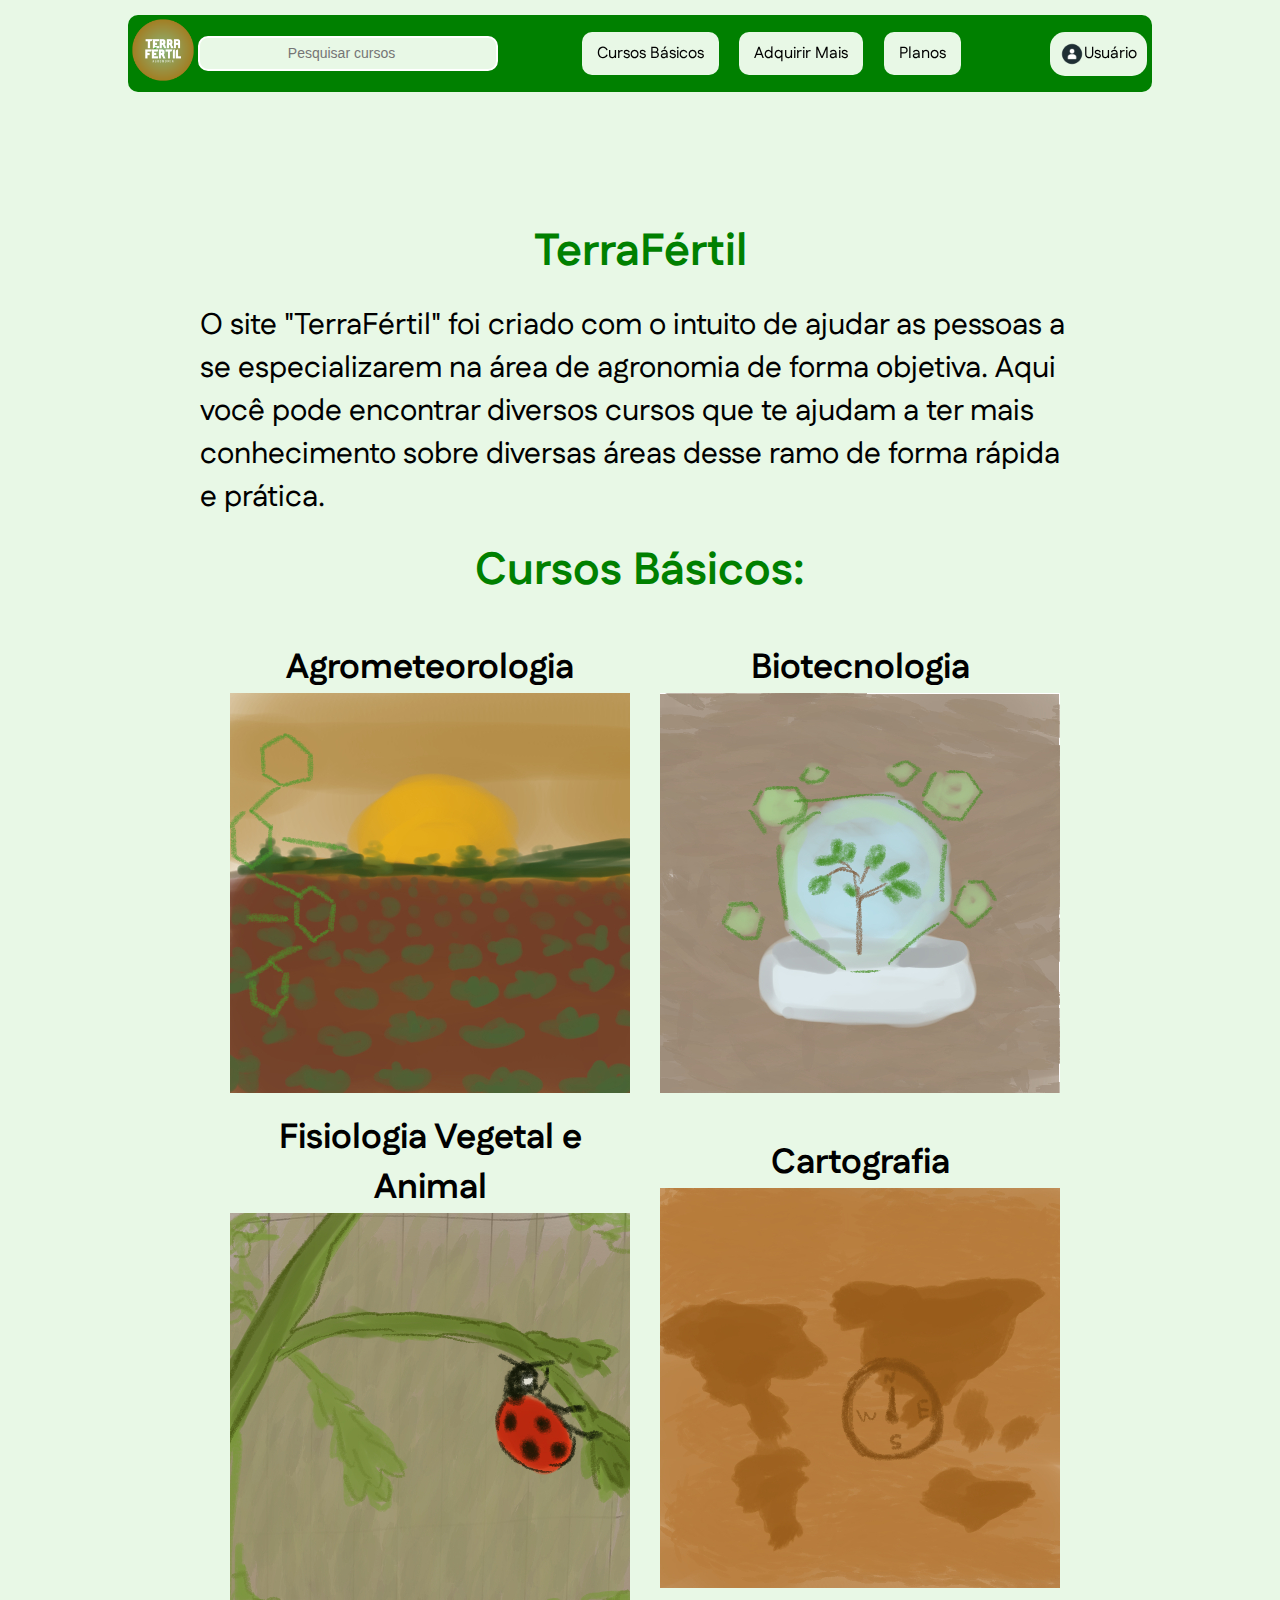
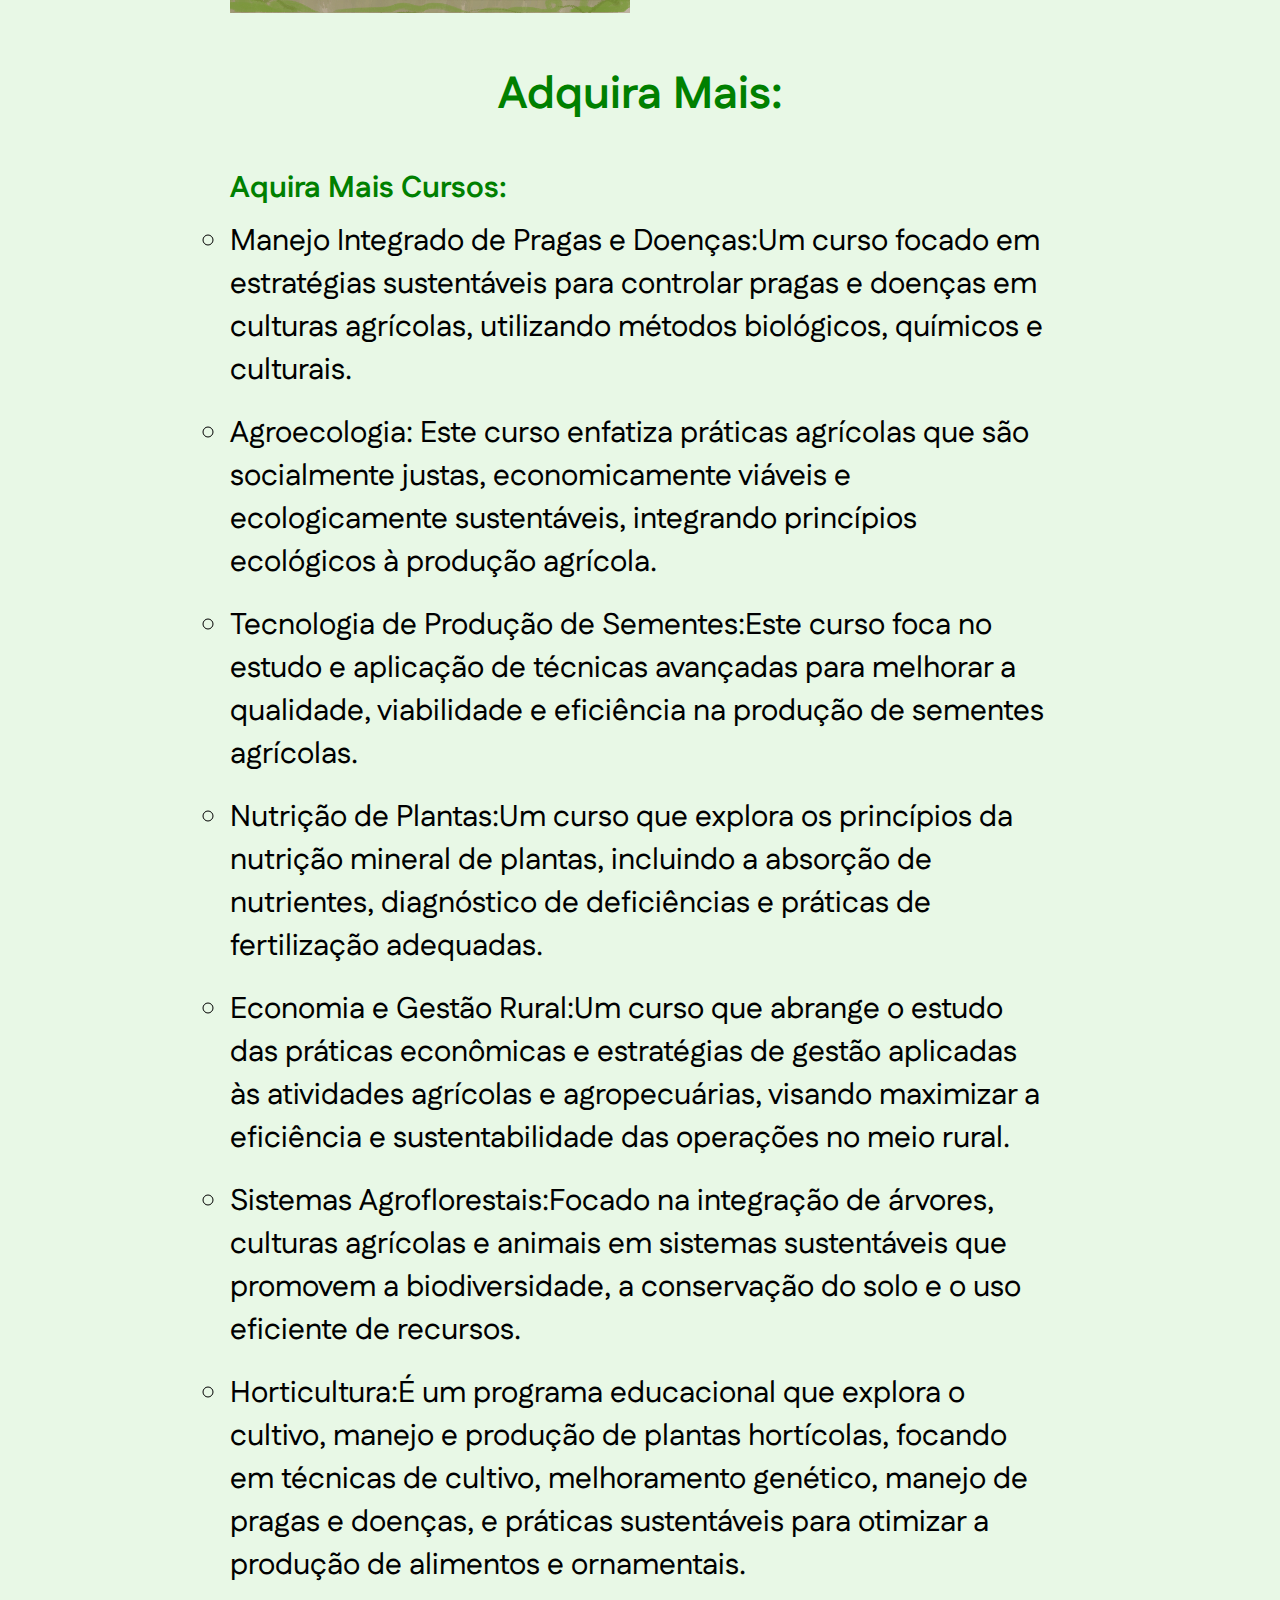
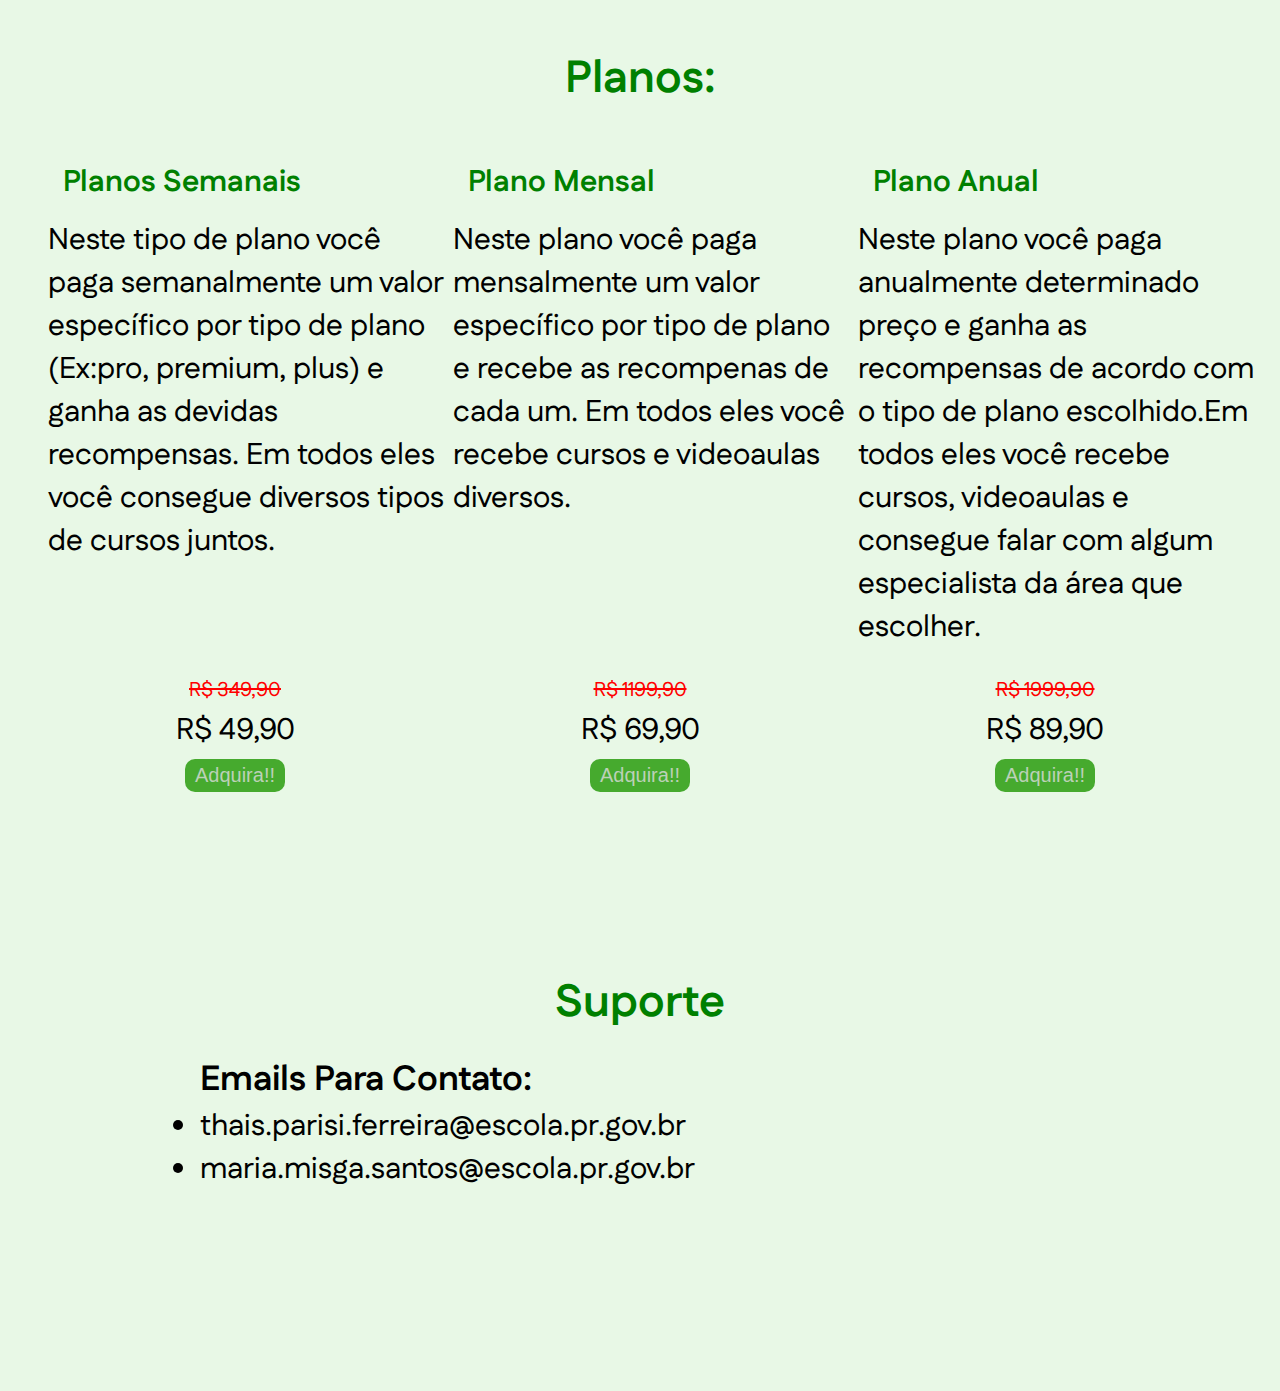
<file: index.html>
<!DOCTYPE html>
<html lang="pt-BR">

<head>
    <meta charset="UTF-8">
    <meta name="viewport" content="width=device-width, initial-scale=1.0">
    <title>TerraFertil</title>
    <link rel="icon" href="assets/img/logo terrafertil.png">
    <link rel="stylesheet" href="assets/css/style.css">
</head>

<body>
    <header class="cabecalho">
        <div class="primeiro-cabecalho">
            <div class="cabecalho-logo">
                <a href="#"><img src="assets/img/logo terrafertil.png" alt="" class="cabecalho-logo-img"></a>
            </div>
            <div class="input">
                <input class="input-pesquisa" type="search" placeholder="Pesquisar cursos" name="" id="">
            </div>
        </div>
        <div class="cabecalho-menu">
            <ul class="cabecalho-menu-lista">
                <li class="menu-lista-item"><a class="link-menu-lista" href="#cursos-basicos">Cursos Básicos</a></li>
                <li class="menu-lista-item"><a class="link-menu-lista" href="#adquirir-mais">Adquirir Mais</a></li>
                <li class="menu-lista-item"><a class="link-menu-lista" href="#planos">Planos</a></li>
            </ul>
        </div>
        <div class="cabecalho-conta">
            <div class="usuario">
                <img src="assets/img/avatar-do-usuario.png" alt="" class="usu-img">
                <span class="cabecalho-conta-usuario">Usuário </span>
            </div>

            <ul class="cabecalho-menu-usuario">
                <li class="usu-menu-lista-item"><a class="link-menu-lateral" href="assets/pages/mconta.html">Minha Conta</a></li>
                <li class="usu-menu-lista-item"><a class="link-menu-lateral" href="assets/pages/mcursos.html">Meus
                        Cursos</a></li>
                <li class="usu-menu-lista-item"><a class="link-menu-lateral" href="#suporte">Suporte</a></li>
                <li class="usu-menu-lista-item"><span class="tema-escuro">Tema Escuro</span></li>
                <li class="usu-menu-lista-item"><a class="link-menu-lateral" href="#">Sair</a></li>
            </ul>

        </div>
    </header>
    <section class="main">
        <div class="conteudo-começo">
            <h2>TerraFértil</h2>
            <p class="texto-comeco">O site "TerraFértil" foi criado com o intuito de ajudar as pessoas a se
                especializarem na área de agronomia de forma objetiva. Aqui você pode encontrar diversos cursos que te
                ajudam a ter mais conhecimento sobre diversas áreas desse ramo de forma rápida e prática.</p>
        </div>

        <h2 class="cursos-basicos-titulo">Cursos Básicos:</h2>
        <div id="cursos-basicos" class="conteudo-cursos-basicos">
            <div class="cursos-basicos">
                <h3 class="curso-basico-nome">Agrometeorologia</h3>
                <img src="assets/img/agrome.jpg" alt="" class="curso-basico-img">
                <p class="agrome-conteudo texto-conteudo">O curso de Agrometeorologia mostra a interação entre
                    meteorologia e agricultura, ensinando os principais temas da meteorologia como a interação dos
                    fenômenos meteorológicos e seus impactos na cadeia produtiva do sistema agropecuário da agricultura
                    e do impacto do clima nas culturas, mostrando como escolher o melhor dia para iniciar o plantio da
                    safra, manejo e irrigação do solo, e também definir o calendário de atividades das lavouras.</p>
            </div>

            <div class="cursos-basicos">
                <h3 class="curso-basico-nome">Biotecnologia</h3>
                <img src="assets/img/biotecnologia.jpg" alt="" class="curso-basico-img">
                <p class="biotec-conteudo texto-conteudo">O curso de biotecnologia é um campo de estudo fundamental para
                    criar produtos ou solucionar problemas em diversos setores, como agricultura, saúde, indústria
                    alimentícia e ambiental. Oferece uma formação completa das aplicação de técnicas como engenharia
                    genética, genômica, biologia molecular, cultivo celular e bioinformática. Questões éticas e
                    regulamentações também são discutidas, preparando para atuar em pesquisa científica, desenvolvimento
                    de produtos e diversas aplicações industriais e médicas.</p>
            </div>

            <div class="cursos-basicos">
                <h3 class="curso-basico-nome">Fisiologia Vegetal e Animal</h3>
                <img src="assets/img/fisiologiVA.jpg" alt="" class="curso-basico-img">
                <p class="fisiologVA-conteudo texto-conteudo">No curso de fisiologia vegetal e animal entendemos o
                    funcionamento dos vegetais como a fotossíntese, respiração, transporte de nutrientes e água, e
                    crescimento em plantas, além de explorar a função dos hormônios e respostas ao estresse. Em animais,
                    o foco está nos sistemas de órgãos, homeostase, metabolismo energético, neurofisiologia e respostas
                    ao estresse.</p>
            </div>

            <div class="cursos-basicos">
                <h3 class="curso-basico-nome">Cartografia</h3>
                <img src="assets/img/cartograf.jpg" alt="" class="curso-basico-img">
                <p class="cartografia-conteudo texto-conteudo">No curso de cartografia, a função principal da
                    cartografia é a de representar graficamente a superfície terrestre e de espacializar os diferentes
                    fenômenos e aspectos que são característicos, a aplicação da cartografia no planejamento rural
                    baseia em princípios fundamentais, como a representação precisa e detalhada do espaço geográfico, a
                    utilização de simbologia adequada para a representação de elementos rurais, aprendem a criar e
                    interpretar mapas, cobrindo conceitos fundamentais, projeções cartográficas, sistemas de coordenadas
                    e simbologia.</p>
            </div>
        </div>

        <div id="adquirir-mais" class="conteudo-adquirir-mais">
            <h2 class="adquira-mais-titulo">Adquira Mais:</h2>
            <ul class="adquira-mais-lista">
                <h4>Aquira Mais Cursos:</h4>
                <li class="aquiraMais-lista-item"><a class="link-adquiraMais" href="#">Manejo Integrado de Pragas e
                        Doenças:</a>Um curso focado em estratégias sustentáveis para controlar pragas e doenças em
                    culturas agrícolas, utilizando métodos biológicos, químicos e culturais.</li>
                <li class="aquiraMais-lista-item"><a class="link-adquiraMais" href="#">Agroecologia:</a> Este curso
                    enfatiza práticas agrícolas que são socialmente justas, economicamente viáveis e ecologicamente
                    sustentáveis, integrando princípios ecológicos à produção agrícola.</li>
                <li class="aquiraMais-lista-item"><a class="link-adquiraMais" href="#">Tecnologia de Produção de
                        Sementes:</a>Este curso foca no estudo e aplicação de técnicas avançadas para melhorar a
                    qualidade, viabilidade e eficiência na produção de sementes agrícolas.</li>
                <li class="aquiraMais-lista-item"><a class="link-adquiraMais" href="#">Nutrição de Plantas:</a>Um curso
                    que explora os princípios da nutrição mineral de plantas, incluindo a absorção de nutrientes,
                    diagnóstico de deficiências e práticas de fertilização adequadas.</li>
                <li class="aquiraMais-lista-item"><a class="link-adquiraMais" href="#">Economia e Gestão Rural:</a>Um
                    curso que abrange o estudo das práticas econômicas e estratégias de gestão aplicadas às atividades
                    agrícolas e agropecuárias, visando maximizar a eficiência e sustentabilidade das operações no meio
                    rural.</li>
                <li class="aquiraMais-lista-item"><a class="link-adquiraMais" href="#">Sistemas
                        Agroflorestais:</a>Focado na integração de árvores, culturas agrícolas e animais em sistemas
                    sustentáveis que promovem a biodiversidade, a conservação do solo e o uso eficiente de recursos.
                </li>
                <li class="aquiraMais-lista-item"><a class="link-adquiraMais" href="#">Horticultura:</a>É um programa
                    educacional que explora o cultivo, manejo e produção de plantas hortícolas, focando em técnicas de
                    cultivo, melhoramento genético, manejo de pragas e doenças, e práticas sustentáveis para otimizar a
                    produção de alimentos e ornamentais.</li>

            </ul>
        </div>

        <h2 class="planos-titulo">Planos:</h2>
        <div id="planos" class="conteudo-planos">

            <div class="plano-semanal plano-tipo">
                <h4 class="titulo-plano planos-lista-item">Planos Semanais</h4>
                <p class="conteudo-plano-semanal">Neste tipo de plano você paga semanalmente um valor específico por
                    tipo de plano (Ex:pro, premium, plus) e ganha as devidas recompensas. Em todos eles você consegue
                    diversos tipos de cursos juntos.</p>
            </div>
            <div class="plano-mensal plano-tipo">
                <h4 class="titulo-plano planos-lista-item">Plano Mensal</h4>
                <p class="conteudo-plano-mensal">Neste plano você paga mensalmente um valor específico por tipo de plano
                    e recebe as recompenas de cada um. Em todos eles você recebe cursos e videoaulas diversos.</p>
            </div>
            <div class="plano-anual plano-tipo">
                <h4 class="titulo-plano planos-lista-item">Plano Anual</h4>
                <p class="conteudo-plano-anual">Neste plano você paga anualmente determinado preço e ganha as
                    recompensas de acordo com o tipo de plano escolhido.Em todos eles você recebe cursos, videoaulas e
                    consegue falar com algum especialista da área que escolher.</p>
            </div>
            
            <div class="adquirir">
                <div class="valor">
                    <span class="preco-antigo">R$ 349,90</span>
                    <p>R$ 49,90</p>
                </div>
                <div class="botao-adquirir">
                    <button>Adquira!!</button>
                </div>
            </div>
            <div class="adquirir">
                <div class="valor">
                    <span class="preco-antigo">R$ 1199,90</span>
                    <P>R$ 69,90</P>
                </div>
                <div class="botao-adquirir">
                    <button>Adquira!!</button>
                </div>
            </div>
            <div class="adquirir">
                <div class="valor">
                    <span class="preco-antigo">R$ 1999,90</span>
                    <P>R$ 89,90</P>
                </div>
                <div class="botao-adquirir">
                    <button>Adquira!!</button>
                </div>
            </div>
        </div>
<div id = "suporte" class="suporte">
    <h2>Suporte</h2>
    <h3>Emails Para Contato:</h3>
    <ul>
        <li>thais.parisi.ferreira@escola.pr.gov.br</li>
        <li>maria.misga.santos@escola.pr.gov.br</li>
    </ul>
</div>
    </section>

    <script src="assets/js/main.js"></script>
</body>

</html>
</file>
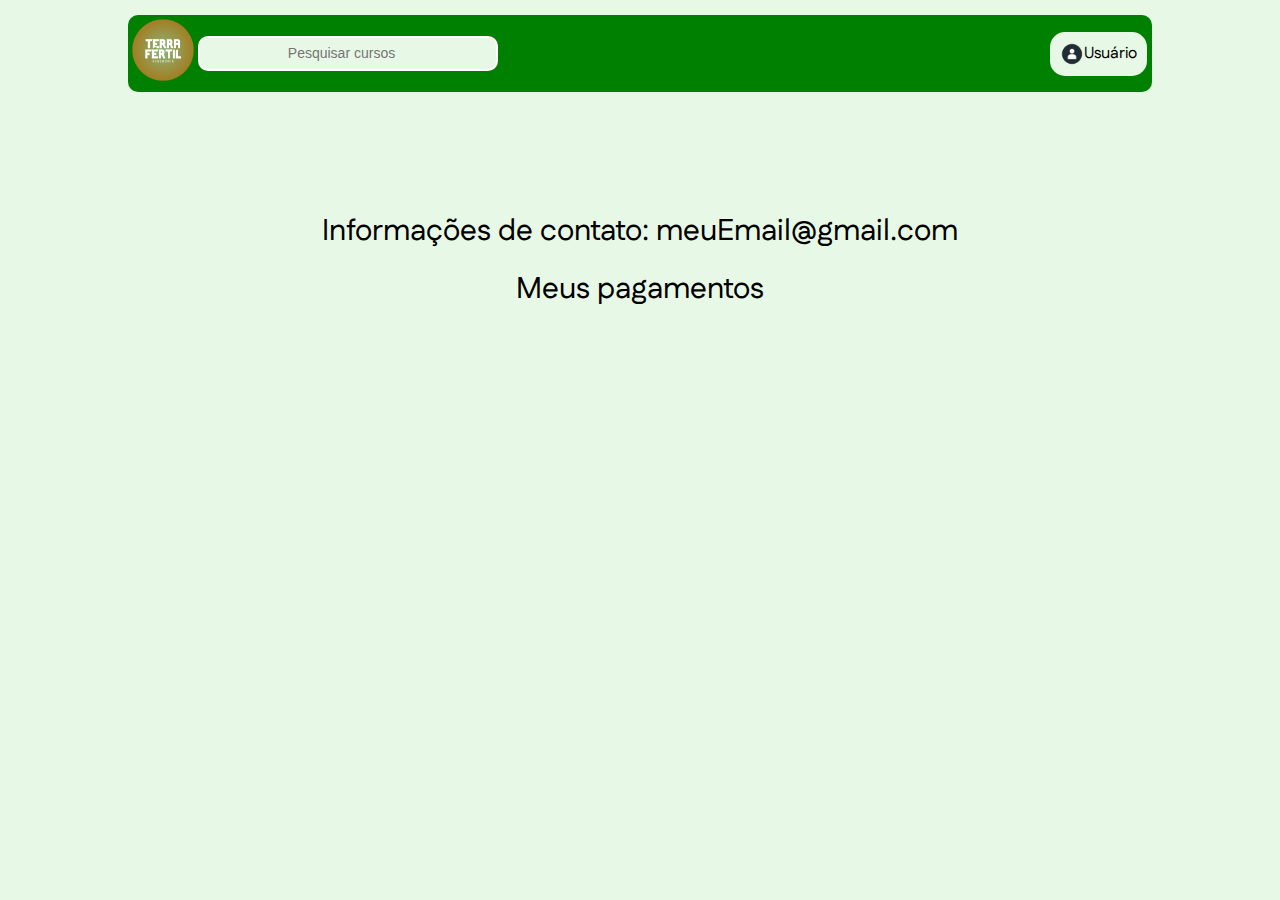
<file: assets/pages/mconta.html>
<!DOCTYPE html>
<html lang="en">
<head>
    <meta charset="UTF-8">
    <meta http-equiv="X-UA-Compatible" content="IE=edge">
    <meta name="viewport" content="width=device-width, initial-scale=1.0">
    <title>Minha Conta</title>
    <link rel="icon" href="../img/logo terrafertil.png">
    <link rel="stylesheet" href="../css/style.css">
</head>
<body>
    <header class="cabecalho">
        <div class="primeiro-cabecalho">
         <div class="cabecalho-logo">
             <a href="../../index.html"><img src="../img/logo terrafertil.png" alt="" class="cabecalho-logo-img"></a>
         </div>
         <div class="input">
             <input class="input-pesquisa" type="search" placeholder="Pesquisar cursos" name="" id="">
         </div>
        </div>
         <div class="cabecalho-conta">
             <div class="usuario">
                 <img src="../img/avatar-do-usuario.png" alt="" class="usu-img">
                 <span class="cabecalho-conta-usuario">Usuário </span>
             </div>
             
             <ul class="cabecalho-menu-usuario">
                 <li class="usu-menu-lista-item"><a class="link-menu-lateral" href="../pages/mconta">Minha Conta</a></li>
                 <li class="usu-menu-lista-item"><a class="link-menu-lateral" href="../pages/mcursos.html">Meus Cursos</a></li>
                 <li class="usu-menu-lista-item"><a class="link-menu-lateral" href="#">Suporte</a></li>
                 <li class="usu-menu-lista-item"><a class="link-menu-lateral" href="#"><span class="tema-escuro">Tema Escuro</span></a></li>
                 <li class="usu-menu-lista-item"><a class="link-menu-lateral" href="#">Sair</a></li>
             </ul>
 
         </div>
        </header>
        <section class="main">
         <div class="minha-conta-infos">
         <div class="informacoes-contato">
             <p>Informações de contato: meuEmail@gmail.com</p>
            </div>
            <div class="formas-de-pagamento">
                <p>Meus pagamentos</p>
         </div>
        </div>
     </section>
     <script src="../js/mconta.js"></script>
</body>
</html>
</file>
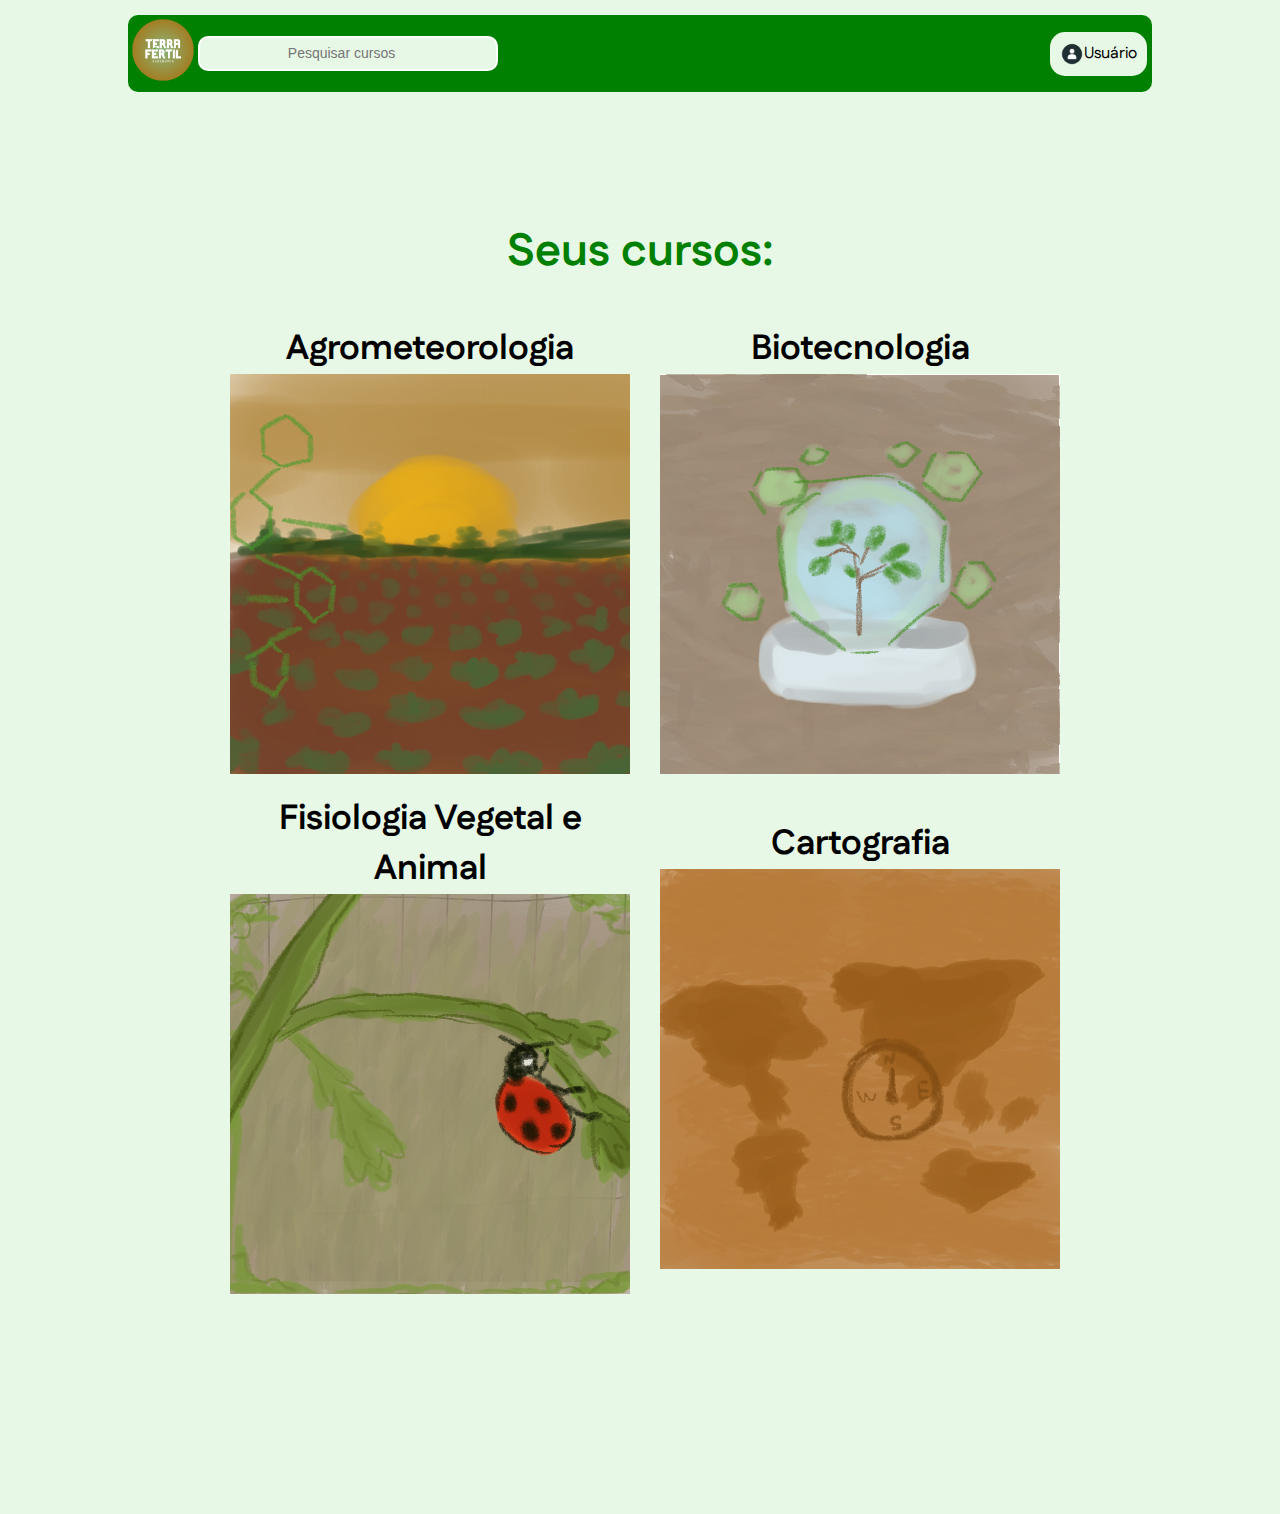
<file: assets/pages/mcursos.html>
<!DOCTYPE html>
<html lang="pt-BR">
<head>
    <meta charset="UTF-8">
    <meta name="viewport" content="width=device-width, initial-scale=1.0">
    <title>Meus cursos</title>
    <link rel="icon" href="../img/logo terrafertil.png">
    <link rel="stylesheet" href="../css/style.css">
</head>
<body>
    <header class="cabecalho">
        <div class="primeiro-cabecalho">
         <div class="cabecalho-logo">
             <a href="../../index.html"><img src="../img/logo terrafertil.png" alt="" class="cabecalho-logo-img"></a>
         </div>
         <div class="input">
             <input class="input-pesquisa" type="search" placeholder="Pesquisar cursos" name="" id="">
         </div>
        </div>
         <div class="cabecalho-menu">
             
         </div>
         <div class="cabecalho-conta">
             <div class="usuario">
                 <img src="../img/avatar-do-usuario.png" alt="" class="usu-img">
                 <span class="cabecalho-conta-usuario">Usuário </span>
             </div>
             
             <ul class="cabecalho-menu-usuario">
                 <li class="usu-menu-lista-item"><a class="link-menu-lateral" href="../pages/mconta.html">Minha Conta</a></li>
                 <li class="usu-menu-lista-item"><a class="link-menu-lateral" href="../pages/mcursos.html">Meus Cursos</a></li>
                 <li class="usu-menu-lista-item"><a class="link-menu-lateral" href="../../index.html">Suporte</a></li>
                 <li class="usu-menu-lista-item"><a class="link-menu-lateral" href="#"><span class="tema-escuro">Tema Escuro</span></a></li>
                 <li class="usu-menu-lista-item"><a class="link-menu-lateral" href="#">Sair</a></li>
             </ul>
 
         </div>
     </header>
     <section class="main">
         
     <h2 class="cursos-basicos-titulo">Seus cursos:</h2>
     <div id="cursos-basicos" class="conteudo-cursos-basicos">
         <div class="cursos-basicos">
             <h3 class="curso-basico-nome">Agrometeorologia</h3>
             <a href="#"><img src="../img/agrome.jpg" alt="" class="curso-basico-img"></a>
         </div>

         <div class="cursos-basicos">
             <h3 class="curso-basico-nome">Biotecnologia</h3>
             <a href="#"><img src="../img/biotecnologia.jpg" alt="" class="curso-basico-img"></a>
         </div>

         <div class="cursos-basicos">
             <h3 class="curso-basico-nome">Fisiologia Vegetal e Animal</h3>
            <a href="#"> <img src="../img/fisiologiVA.jpg" alt="" class="curso-basico-img"></a>
         </div>

         <div class="cursos-basicos">
             <h3 class="curso-basico-nome">Cartografia</h3>
             <a href="#"><img src="../img/cartograf.jpg" alt="" class="curso-basico-img"></a>
         </div>
     </div>
    </section>
    <script src="../js/mcursos.js"></script>
</body>
</html>
</file>
<file: assets/css/style.css>
@import url(header.css);
@import url(conteudo.css);
@import url(mconta.css);
@import url('https://fonts.googleapis.com/css2?family=Roboto:ital,wght@0,100;0,300;0,400;0,500;0,700;0,900;1,100;1,300;1,400;1,500;1,700;1,900&display=swap');
@import url('https://fonts.googleapis.com/css2?family=Fustat:wght@200..800&family=Roboto:ital,wght@0,100;0,300;0,400;0,500;0,700;0,900;1,100;1,300;1,400;1,500;1,700;1,900&display=swap');
@import url('https://fonts.googleapis.com/css2?family=Fustat:wght@200..800&family=Maname&family=Roboto:ital,wght@0,100;0,300;0,400;0,500;0,700;0,900;1,100;1,300;1,400;1,500;1,700;1,900&display=swap');
@import url('https://fonts.googleapis.com/css2?family=Fustat:wght@200..800&family=Maname&family=Roboto:ital,wght@0,100;0,300;0,400;0,500;0,700;0,900;1,100;1,300;1,400;1,500;1,700;1,900&family=Rubik:ital,wght@0,300..900;1,300..900&display=swap');
@import url('https://fonts.googleapis.com/css2?family=Explora&family=Playwrite+AR:wght@100..400&family=Poppins:ital,wght@0,100;0,200;0,300;0,400;0,500;0,600;0,700;0,800;0,900;1,100;1,200;1,300;1,400;1,500;1,600;1,700;1,800;1,900&family=Zain:wght@200;300;400;700;800;900&display=swap');
@import url('https://fonts.googleapis.com/css2?family=Explora&family=Playwrite+AR:wght@100..400&family=Poppins:ital,wght@0,100;0,200;0,300;0,400;0,500;0,600;0,700;0,800;0,900;1,100;1,200;1,300;1,400;1,500;1,600;1,700;1,800;1,900&family=Ubuntu:ital,wght@0,300;0,400;0,500;0,700;1,300;1,400;1,500;1,700&family=Zain:wght@200;300;400;700;800;900&display=swap');

:root{
    --cor-padrao: #e8f8e6;
    --cor-cabecalho: green;
}
body{
    background-color: var(--cor-padrao);
    font-family: "Fustat", sans-serif;
    font-weight: 450;
}
</file>
